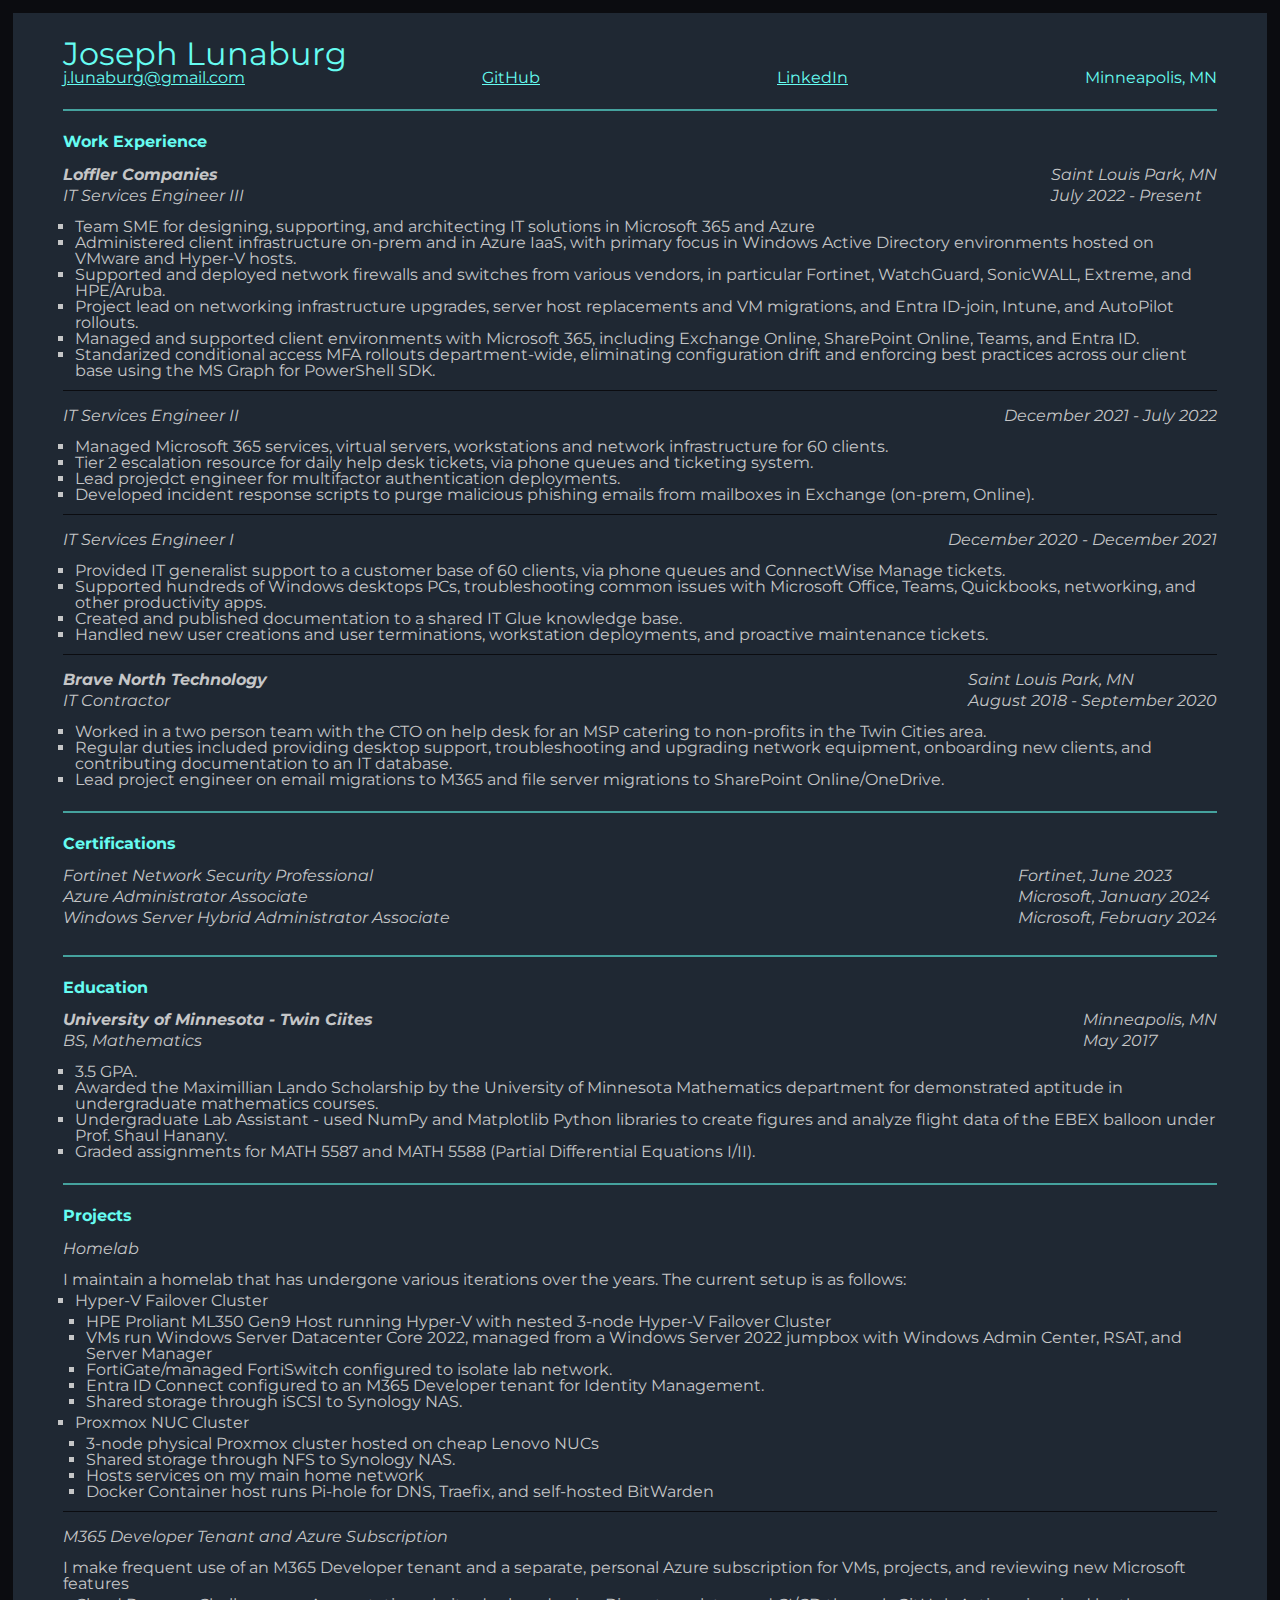
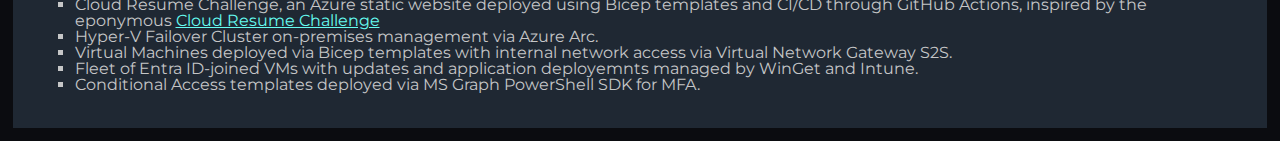
<file: html/index.html>
<!DOCTYPE html>
<!--[if lt IE 7]>      <html class="no-js lt-ie9 lt-ie8 lt-ie7"> <![endif]-->
<!--[if IE 7]>         <html class="no-js lt-ie9 lt-ie8"> <![endif]-->
<!--[if IE 8]>         <html class="no-js lt-ie9"> <![endif]-->
<!--[if gt IE 8]>      <html class="no-js"> <!<![endif]-->
<html>
    <head>
        <meta charset="utf-8">
        <meta http-equiv="X-UA-Compatible" content="IE=edge">
        <title></title>
        <meta name="description" content="">
        <meta name="viewport" content="width=device-width, initial-scale=1">
        <link rel="preconnect" href="https://fonts.googleapis.com">
        <link rel="preconnect" href="https://fonts.gstatic.com" crossorigin>
        <link href="https://fonts.googleapis.com/css2?family=Montserrat:ital,wght@0,100..900;1,100..900&display=swap" rel="stylesheet">
        <link rel="stylesheet" href="css_reset.css">
        <link rel="stylesheet" href="stylesheet.css">
    </head>
    <body>
        <!--[if lt IE 7]>
            <p class="browsehappy">You are using an <strong>outdated</strong> browser. Please <a href="#">upgrade your browser</a> to improve your experience.</p>
        <![endif]-->
        <div class="parent-container">
            <div class="contact-info">
                <h1>Joseph Lunaburg</h1>
                <div class="contact-info-container">
                    <h2><a href=mailto:j.lunaburg@gmail.com>j.lunaburg@gmail.com</a></h2>
                    <h2><a href="https://github.com/j-luna">GitHub</a></h2>
                    <h2><a href="https://www.linkedin.com/in/joseph-lunaburg">LinkedIn</a></h2>
                    <h2>Minneapolis, MN</h2>
                </div>
            </div>
            <hr class="divider-main-section">
            <div>
                <h3 class="resume-header">Work Experience</h3>
                <div class="experience-header">
                    <div class="left-experience-header">
                        <p class="job-entry">Loffler Companies</p>
                        <p>IT Services Engineer III</p>
                    </div>
                    <div class="right-experience-header">
                        <p>Saint Louis Park, MN</p>
                        <p>July 2022 - Present</p>
                    </div>
                </div>
                <div class="experience-details">
                    <ul> 
                        <li>Team SME for designing, supporting, and architecting IT solutions in Microsoft 365 and Azure</li>
                        <li>Administered client infrastructure on-prem and in Azure IaaS, with primary focus in Windows Active Directory environments hosted on VMware and Hyper-V hosts.</li>
                        <li>Supported and deployed network firewalls and switches from various vendors, in particular Fortinet, WatchGuard, SonicWALL, Extreme, and HPE/Aruba.</li>
                        <li>Project lead on networking infrastructure upgrades, server host replacements and VM migrations, and Entra ID-join, Intune, and AutoPilot rollouts.</li>
                        <li>Managed and supported client environments with Microsoft 365, including Exchange Online, SharePoint Online, Teams, and Entra ID.</li>
                        <li>Standarized conditional access MFA rollouts department-wide, eliminating configuration drift and enforcing best practices across our client base using the MS Graph for PowerShell SDK.</li>
                    </ul>
                </div>
                <hr class="divider-subsection">
                <div class="experience-header">
                    <div class="left-experience-header">
                        <p>IT Services Engineer II</p>
                    </div>
                    <div class="right-experience-header">
                        <p>December 2021 - July 2022</p>
                    </div>
                </div>
                <div class="experience-details">
                    <ul>
                        <li>Managed Microsoft 365 services, virtual servers, workstations and network infrastructure for 60 clients.</li>
                        <li>Tier 2 escalation resource for daily help desk tickets, via phone queues and ticketing system.</li>
                        <li>Lead projedct engineer for multifactor authentication deployments.</li>
                        <li>Developed incident response scripts to purge malicious phishing emails from mailboxes in Exchange (on-prem, Online).</li>
                    </ul>
                </div>
                <hr class="divider-subsection">
                <div class="experience-header">
                    <div class="left-experience-header">
                        <p>IT Services Engineer I</p>
                    </div>
                    <div class="right-experience-header">
                        <p>December 2020 - December 2021</p>
                    </div>
                </div>
                <div class="experience-details">
                    <ul>
                        <li>Provided IT generalist support to a customer base of 60 clients, via phone queues and ConnectWise Manage tickets.</li>
                        <li>Supported hundreds of Windows desktops PCs, troubleshooting common issues with Microsoft Office, Teams, Quickbooks, networking, and other productivity apps.</li>
                        <li>Created and published documentation to a shared IT Glue knowledge base.</li>
                        <li>Handled new user creations and user terminations, workstation deployments, and proactive maintenance tickets.</li>
                    </ul>
                </div>
                <hr class="divider-subsection">
                <div class="experience-header">
                    <div class="left-experience-header">
                        <p class="job-entry">Brave North Technology</p>
                        <p>IT Contractor</p>
                    </div>
                    <div class="right-experience-header">
                        <p>Saint Louis Park, MN</p>
                        <p>August 2018 - September 2020</p>
                    </div>
                </div>
                <div class="experience-details">
                    <ul>
                        <li>Worked in a two person team with the CTO on help desk for an MSP catering to non-profits in the Twin Cities area.</li>
                        <li>Regular duties included providing desktop support, troubleshooting and upgrading network equipment, onboarding new clients, and contributing documentation to an IT database.</li>
                        <li>Lead project engineer on email migrations to M365 and file server migrations to SharePoint Online/OneDrive.</li>
                    </ul>
                </div>
            </div>
            <hr class="divider-main-section">
            <div>
                <h3 class="resume-header">Certifications</h3>
                <div class="experience-header">
                    <div class="left-experience-header">
                        <p>Fortinet Network Security Professional</p>
                        <p>Azure Administrator Associate</p>
                        <p>Windows Server Hybrid Administrator Associate</p>
                    </div>
                    <div class="right-experience-header">
                        <p>Fortinet, June 2023</p>
                        <p>Microsoft, January 2024</p>
                        <p>Microsoft, February 2024</p>
                    </div>
                </div>
            </div>
            <hr class="divider-main-section">
            <div>
                <h3 class="resume-header">Education</h3>
                <div class="experience-header">
                    <div class="left-experience-header">
                        <p class="job-entry">University of Minnesota - Twin Ciites</p>
                        <p>BS, Mathematics</p>
                    </div>
                    <div class="right-experience-header">
                        <p>Minneapolis, MN</p>
                        <p>May 2017</p>
                    </div>
                </div>
                <div class="experience-details">
                    <ul>
                        <li>3.5 GPA.</li>
                        <li>Awarded the Maximillian Lando Scholarship by the University of Minnesota Mathematics department for demonstrated aptitude in undergraduate mathematics courses.</li>
                        <li>Undergraduate Lab Assistant - used NumPy and Matplotlib Python libraries to create figures and analyze flight data of the EBEX balloon under Prof. Shaul Hanany.</li>
                        <li>Graded assignments for MATH 5587 and MATH 5588 (Partial Differential Equations I/II).</li>
                    </ul>
                </div>
            </div>
            <hr class="divider-main-section">
            <div>
                <h3 class="resume-header">Projects</h3>
                <div class="experience-header">
                    <div class="left-experience-header">
                        <p>Homelab</p>
                    </div>
                </div>
                <div class="experience-details">
                    <p>I maintain a homelab that has undergone various iterations over the years. The current setup is as follows:</p>
                    <ul>
                        <li>Hyper-V Failover Cluster</li>
                            <ul>
                                <li>HPE Proliant ML350 Gen9 Host running Hyper-V with nested 3-node Hyper-V Failover Cluster</li>
                                <li>VMs run Windows Server Datacenter Core 2022, managed from a Windows Server 2022 jumpbox with Windows Admin Center, RSAT, and Server Manager</li>
                                <li>FortiGate/managed FortiSwitch configured to isolate lab network.</li>
                                <li>Entra ID Connect configured to an M365 Developer tenant for Identity Management.</li>
                                <li>Shared storage through iSCSI to Synology NAS.</li>
                            </ul>
                        </li>
                        <li>Proxmox NUC Cluster</li>
                            <ul>
                                <li>3-node physical Proxmox cluster hosted on cheap Lenovo NUCs</li>
                                <li>Shared storage through NFS to Synology NAS.</li>
                                <li>Hosts services on my main home network</li>
                                <li>Docker Container host runs Pi-hole for DNS, Traefix, and self-hosted BitWarden</li>
                            </ul>
                        </li>
                    </ul>
                </div>
                <hr class="divider-subsection">
                <div class="experience-header">
                    <div class="left-experience-header">
                        <p>M365 Developer Tenant and Azure Subscription</p>
                    </div>
                </div>
                <div class="experience-details">
                    <p>I make frequent use of an M365 Developer tenant and a separate, personal Azure subscription for VMs, projects, and reviewing new Microsoft features</p>
                    <ul>
                        <li>Cloud Resume Challenge, an Azure static website deployed using Bicep templates and CI/CD through GitHub Actions, inspired by the eponymous <a href="https://cloudresumechallenge.dev/docs/the-challenge/azure/">Cloud Resume Challenge</a></li>
                        <li>Hyper-V Failover Cluster on-premises management via Azure Arc.</li>
                        <li>Virtual Machines deployed via Bicep templates with internal network access via Virtual Network Gateway S2S.</li>
                        <li>Fleet of Entra ID-joined VMs with updates and application deployemnts managed by WinGet and Intune.</li>
                        <li>Conditional Access templates deployed via MS Graph PowerShell SDK for MFA.</li>
                    </ul>
                </div>
            </div>
        </div>
        <div id="CounterVisitor"></div>
        <script src="javascript.js"></script>
    </body>
</html>
</file>
<file: html/stylesheet.css>
/* To Do */

body {
    font-family: 'Montserrat', Courier, monospace;
    background: #0B0C10;
    color: #C5C6C7;
    margin: 1% 1% 1% 1%;
}

h1, h2, h3, a {
    color: #66FCF1
}

h1 {
    font-size: 200%;
}

ul {
    margin-left: 1%;
    margin-top: 5px;
    margin-bottom: 5px;
}

ul ul {
    margin-left: 1%;
    margin-top: 5px;
    margin-bottom: 5px;
}

p {
    margin-top: 5px;
    margin-bottom: 5px;
}

.parent-container {
    max-width: 100%;
    margin: auto auto;
    padding: 2% 4%;
    background: #1F2833;
}

.contact-info h1 {
    align-self: flex-start;
}

.contact-info-container {
    display: flex;
    justify-content: space-between;
    width: 100%;
}

.experience-header {
    display: flex;
    justify-content: space-between;
    width: 100%;
}

.divider-subsection {
    border: none;
    height: 1px;
    background-color: #0B0C10; 
    margin: 1% 0;
}

.divider-main-section {
    border: none;
    height: 2px;
    background-color: #45A29E; 
    margin: 2% 0;
}

.resume-header {
    font-weight: bold;
    margin: 1% 0;
}

.left-experience-header, .right-experience-header {
    font-style: italic;
}

.experience-details {
    margin: 10px 0;
}

.experience-details ul {
    list-style-type: square;
}

.job-entry {
    font-weight: bold;
}
</file>
